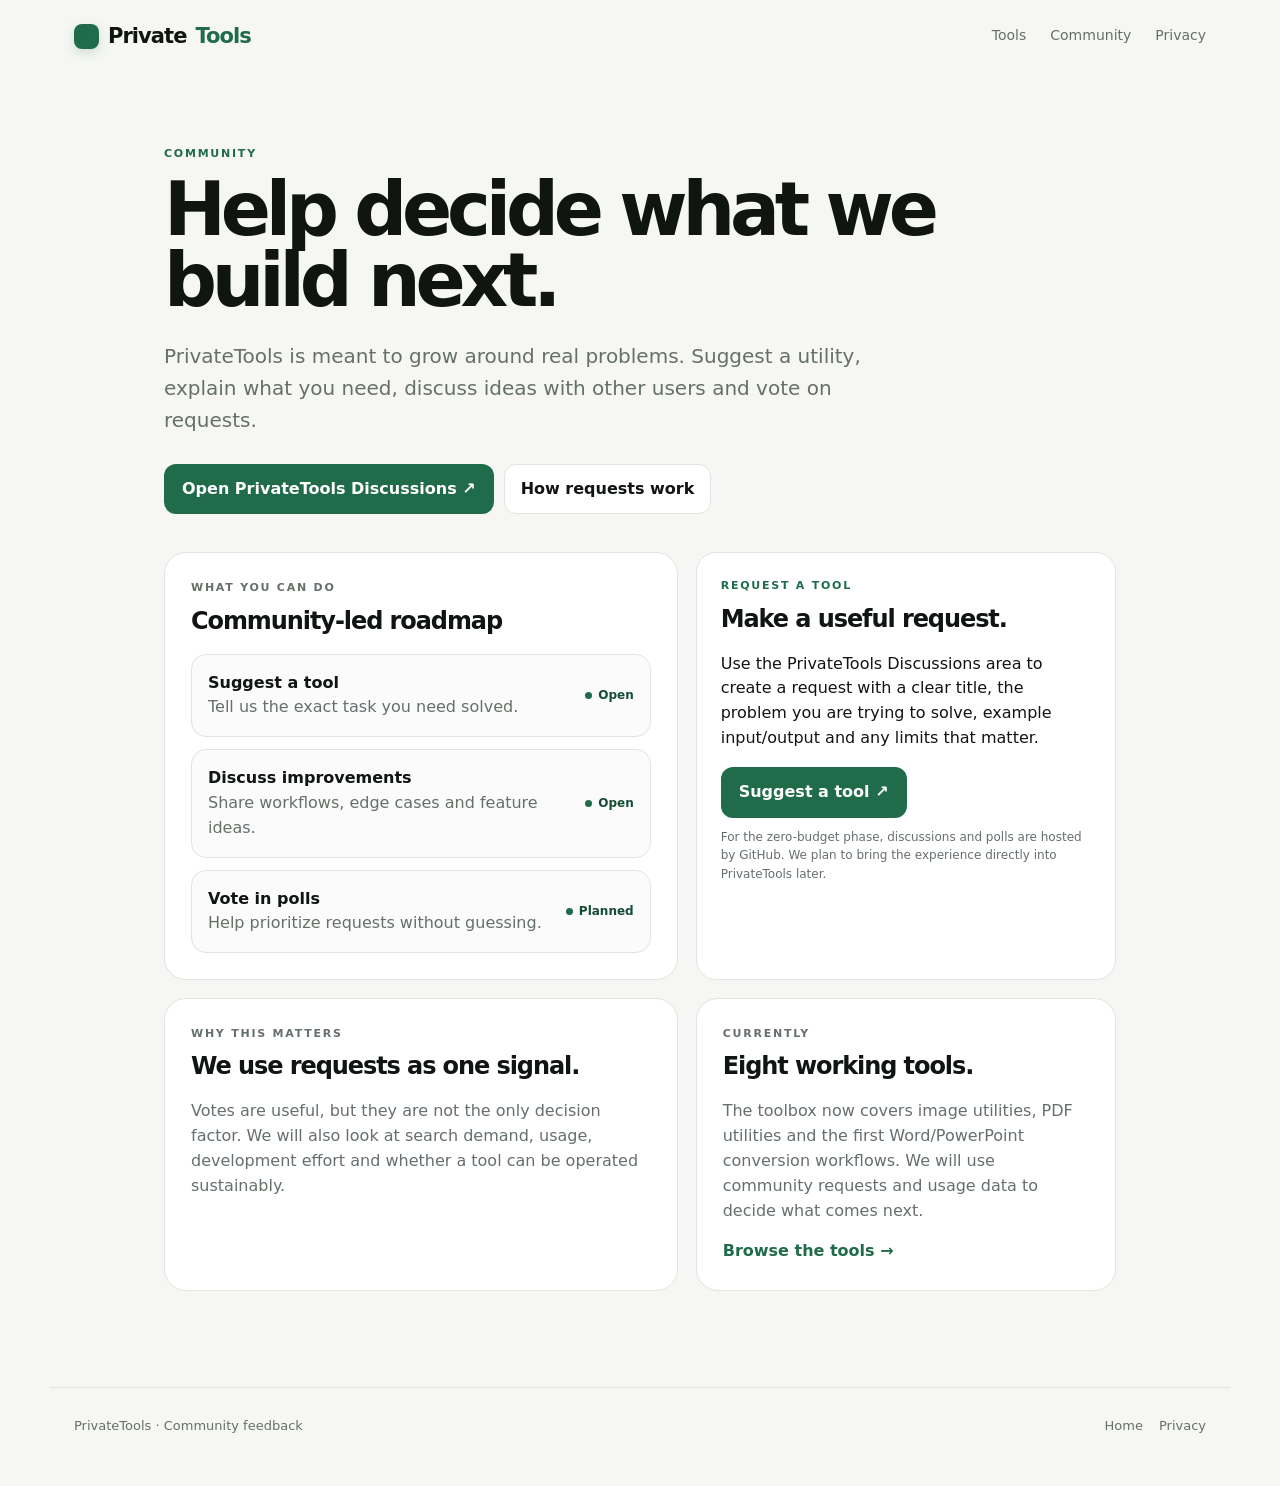
<file: community.html>
<!doctype html>
<html lang="en"><head>
<meta charset="utf-8"><meta name="viewport" content="width=device-width,initial-scale=1">
<meta name="theme-color" content="#1f6b4a"><meta name="description" content="PrivateTools community — suggest tools, discuss improvements and help shape the product roadmap.">
<link rel="icon" href="favicon.svg" type="image/svg+xml"><link rel="manifest" href="site.webmanifest">
<link rel="canonical" href="https://samcyber18-pixel.github.io/privatetools/community.html"><title>Community & Tool Requests — PrivateTools</title><link rel="stylesheet" href="styles.css">
</head><body>
<header class="site-header"><a class="brand" href="index.html" aria-label="PrivateTools home"><span class="brand-mark">P</span>Private<span>Tools</span></a><nav><a href="index.html#tools">Tools</a><a href="community.html">Community</a><a href="privacy.html">Privacy</a></nav></header>
<main>
<section class="community-hero"><p class="eyebrow">COMMUNITY</p><h1>Help decide what we build next.</h1><p class="lead">PrivateTools is meant to grow around real problems. Suggest a utility, explain what you need, discuss ideas with other users and vote on requests.</p><div class="community-actions"><a class="primary-button" href="https://github.com/samcyber18-pixel/privatetools/discussions" target="_blank" rel="noopener noreferrer">Open PrivateTools Discussions ↗</a><a class="secondary-button" href="#request">How requests work</a></div></section>
<section class="community-grid">
<div class="community-panel"><p class="eyebrow">WHAT YOU CAN DO</p><h2>Community-led roadmap</h2><div class="community-list"><div class="community-item"><div><strong>Suggest a tool</strong><div class="muted">Tell us the exact task you need solved.</div></div><span class="status"><span class="dot"></span>Open</span></div><div class="community-item"><div><strong>Discuss improvements</strong><div class="muted">Share workflows, edge cases and feature ideas.</div></div><span class="status"><span class="dot"></span>Open</span></div><div class="community-item"><div><strong>Vote in polls</strong><div class="muted">Help prioritize requests without guessing.</div></div><span class="status"><span class="dot"></span>Planned</span></div></div></div>
<div id="request" class="request-panel"><p class="eyebrow">REQUEST A TOOL</p><h2>Make a useful request.</h2><p>Use the PrivateTools Discussions area to create a request with a clear title, the problem you are trying to solve, example input/output and any limits that matter.</p><a class="primary-button" href="https://github.com/samcyber18-pixel/privatetools/discussions/categories/ideas" target="_blank" rel="noopener noreferrer">Suggest a tool ↗</a><p class="small-note">For the zero-budget phase, discussions and polls are hosted by GitHub. We plan to bring the experience directly into PrivateTools later.</p></div>
<div class="community-panel"><p class="eyebrow">WHY THIS MATTERS</p><h2>We use requests as one signal.</h2><p>Votes are useful, but they are not the only decision factor. We will also look at search demand, usage, development effort and whether a tool can be operated sustainably.</p></div>
<div class="community-panel"><p class="eyebrow">CURRENTLY</p><h2>Eight working tools.</h2><p>The toolbox now covers image utilities, PDF utilities and the first Word/PowerPoint conversion workflows. We will use community requests and usage data to decide what comes next.</p><a class="inline-link" href="index.html#tools">Browse the tools →</a></div>
</section>
</main>
<footer><span>PrivateTools · Community feedback</span><span class="footer-links"><a href="index.html">Home</a><a href="privacy.html">Privacy</a></span></footer>
</body></html>
</file>
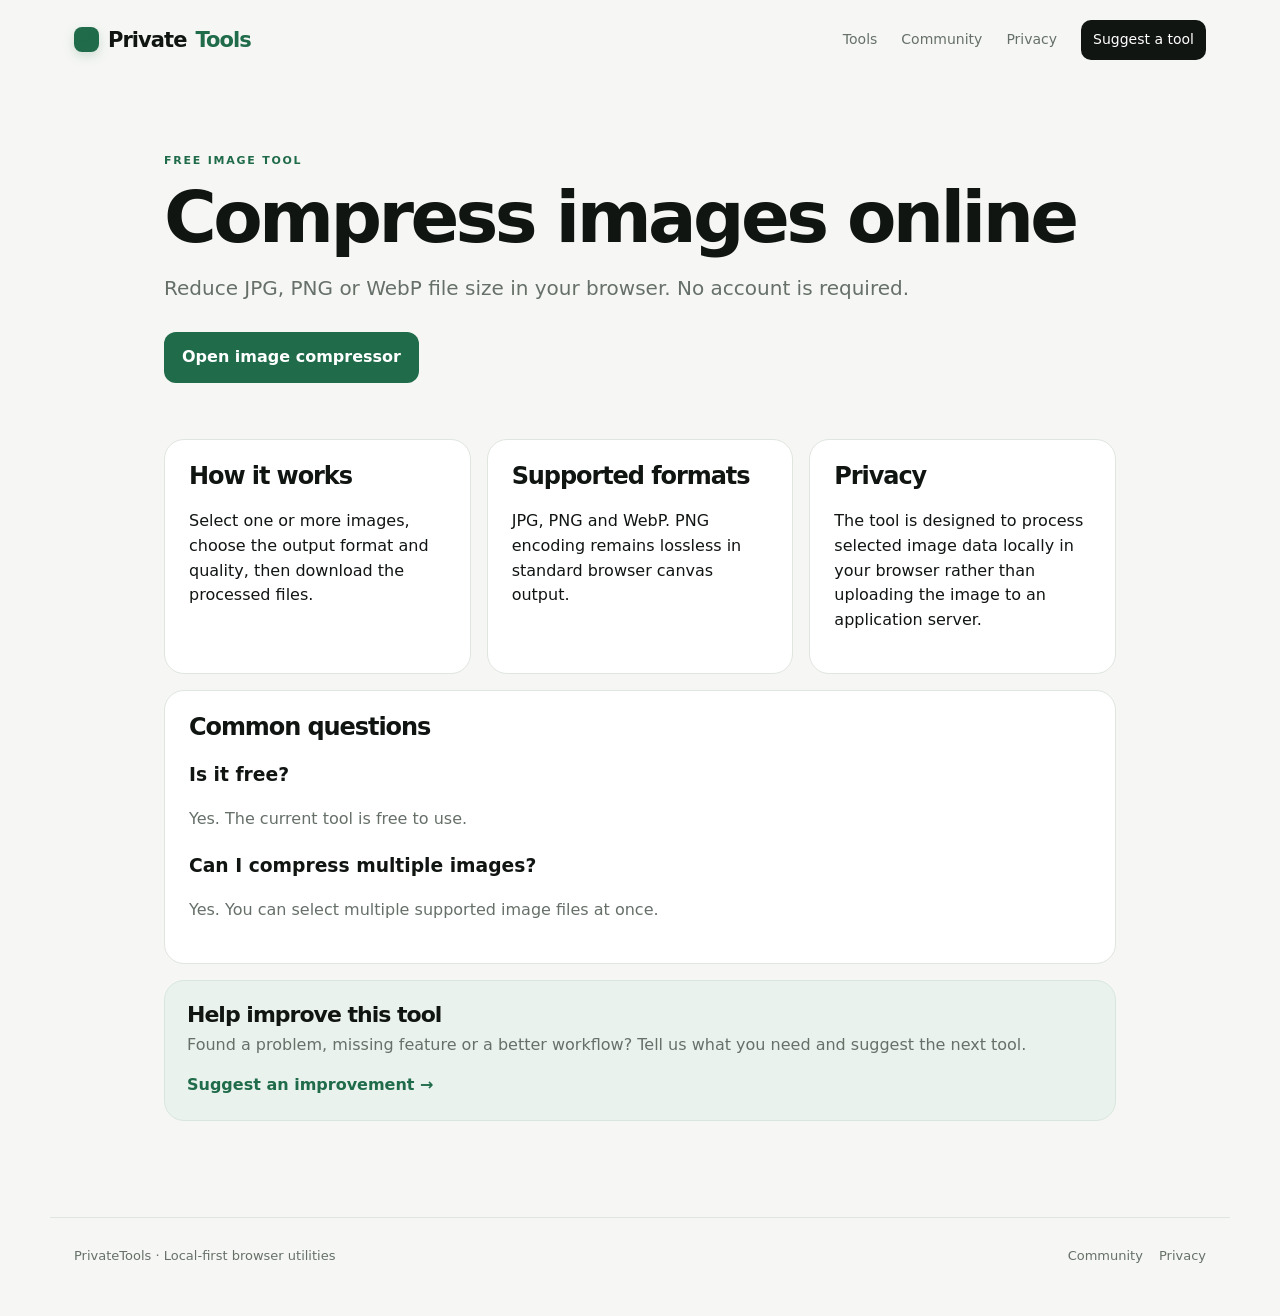
<file: image-compressor.html>
<!doctype html><html lang="en"><head>
<meta charset="utf-8"><meta name="viewport" content="width=device-width,initial-scale=1">
<title>Free Image Compressor — PrivateTools</title>
<meta name="description" content="Compress JPG, PNG and WebP images in your browser. Free, fast, and designed for local-first processing.">
<link rel="canonical" href="https://samcyber18-pixel.github.io/privatetools/image-compressor.html">
<link rel="icon" href="favicon.svg" type="image/svg+xml"><link rel="manifest" href="site.webmanifest"><link rel="stylesheet" href="styles.css">
</head><body><header class="site-header"><a class="brand" href="index.html" aria-label="PrivateTools home"><span class="brand-mark">P</span>Private<span>Tools</span></a><nav><a href="index.html#tools">Tools</a><a href="community.html">Community</a><a href="privacy.html">Privacy</a><a class="nav-cta" href="community.html#request">Suggest a tool</a></nav></header>
<main class="tool-page"><p class="eyebrow">FREE IMAGE TOOL</p><h1>Compress images online</h1><p class="lead">Reduce JPG, PNG or WebP file size in your browser. No account is required.</p><a class="primary-button" href="index.html#tool=image-compress">Open image compressor</a>
<section class="info-grid"><div><h2>How it works</h2><p>Select one or more images, choose the output format and quality, then download the processed files.</p></div><div><h2>Supported formats</h2><p>JPG, PNG and WebP. PNG encoding remains lossless in standard browser canvas output.</p></div><div><h2>Privacy</h2><p>The tool is designed to process selected image data locally in your browser rather than uploading the image to an application server.</p></div></section>
<section class="faq"><h2>Common questions</h2><h3>Is it free?</h3><p>Yes. The current tool is free to use.</p><h3>Can I compress multiple images?</h3><p>Yes. You can select multiple supported image files at once.</p></section><section class="tool-feedback"><h2>Help improve this tool</h2><p>Found a problem, missing feature or a better workflow? Tell us what you need and suggest the next tool.</p><a class="inline-link" href="community.html#request">Suggest an improvement →</a></section></main><footer><span>PrivateTools · Local-first browser utilities</span><span class="footer-links"><a href="community.html">Community</a><a href="privacy.html">Privacy</a></span></footer></body></html>
</file>
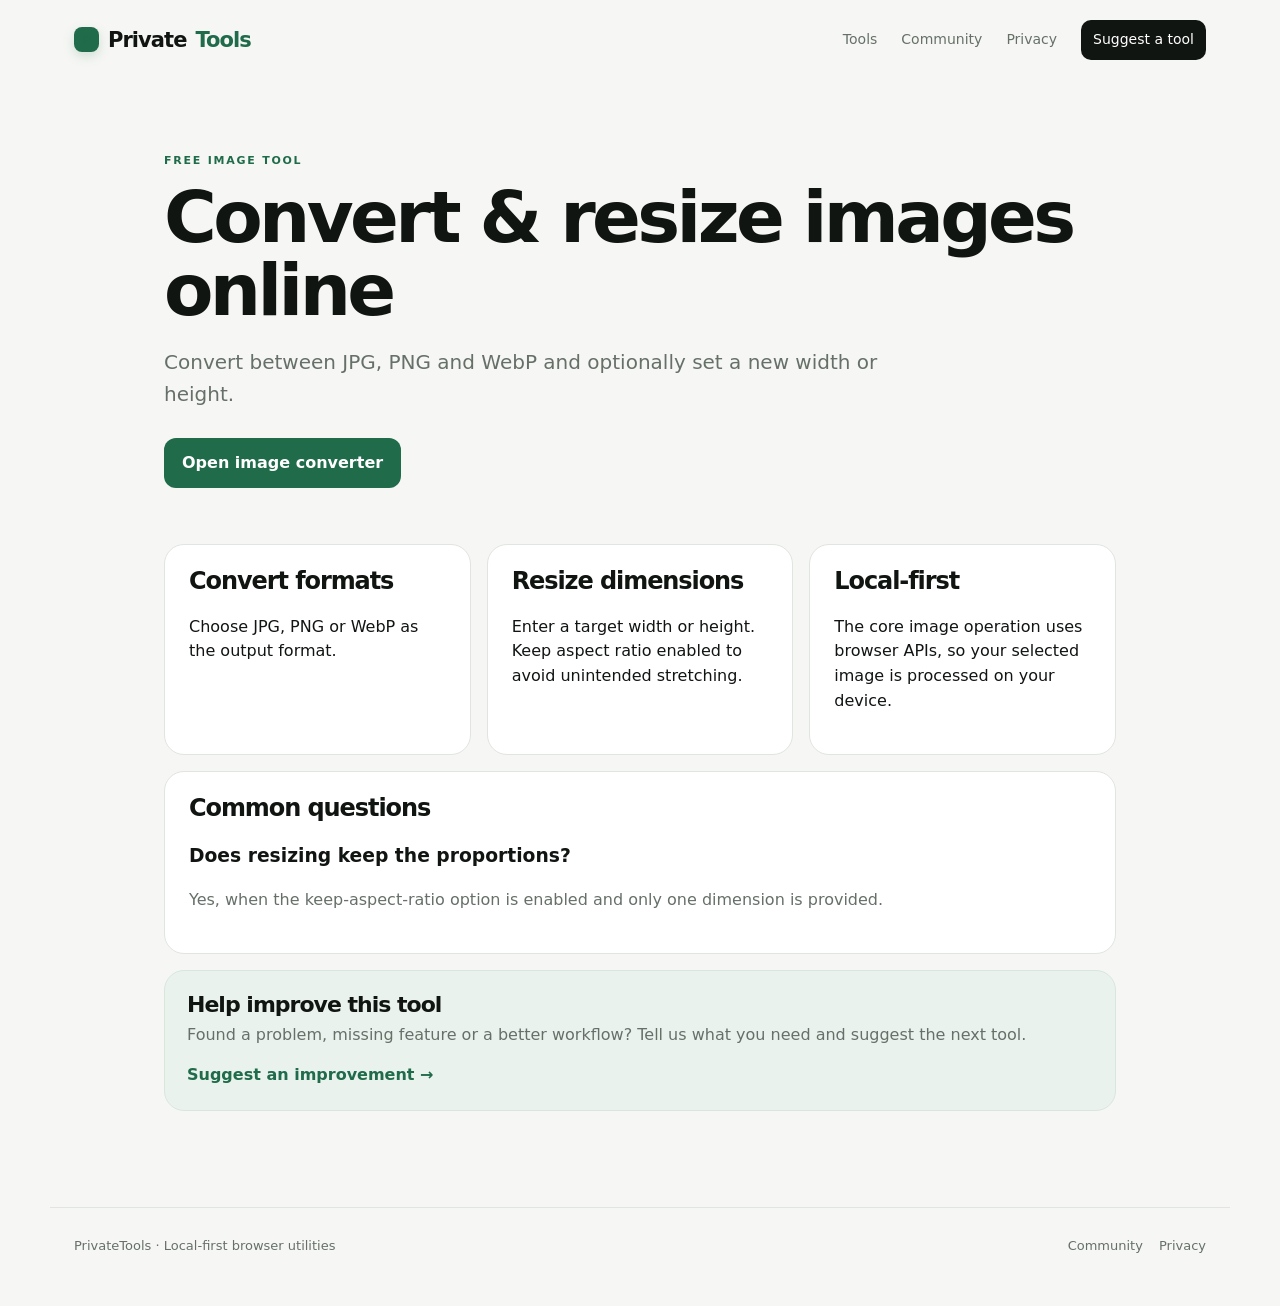
<file: image-converter.html>
<!doctype html><html lang="en"><head>
<meta charset="utf-8"><meta name="viewport" content="width=device-width,initial-scale=1">
<title>Free Image Converter & Resizer — PrivateTools</title>
<meta name="description" content="Convert JPG, PNG and WebP images and resize them in your browser for free.">
<link rel="canonical" href="https://samcyber18-pixel.github.io/privatetools/image-converter.html"><link rel="icon" href="favicon.svg" type="image/svg+xml"><link rel="manifest" href="site.webmanifest"><link rel="stylesheet" href="styles.css"></head>
<body><header class="site-header"><a class="brand" href="index.html" aria-label="PrivateTools home"><span class="brand-mark">P</span>Private<span>Tools</span></a><nav><a href="index.html#tools">Tools</a><a href="community.html">Community</a><a href="privacy.html">Privacy</a><a class="nav-cta" href="community.html#request">Suggest a tool</a></nav></header>
<main class="tool-page"><p class="eyebrow">FREE IMAGE TOOL</p><h1>Convert & resize images online</h1><p class="lead">Convert between JPG, PNG and WebP and optionally set a new width or height.</p><a class="primary-button" href="index.html#tool=image-convert">Open image converter</a>
<section class="info-grid"><div><h2>Convert formats</h2><p>Choose JPG, PNG or WebP as the output format.</p></div><div><h2>Resize dimensions</h2><p>Enter a target width or height. Keep aspect ratio enabled to avoid unintended stretching.</p></div><div><h2>Local-first</h2><p>The core image operation uses browser APIs, so your selected image is processed on your device.</p></div></section>
<section class="faq"><h2>Common questions</h2><h3>Does resizing keep the proportions?</h3><p>Yes, when the keep-aspect-ratio option is enabled and only one dimension is provided.</p></section><section class="tool-feedback"><h2>Help improve this tool</h2><p>Found a problem, missing feature or a better workflow? Tell us what you need and suggest the next tool.</p><a class="inline-link" href="community.html#request">Suggest an improvement →</a></section></main><footer><span>PrivateTools · Local-first browser utilities</span><span class="footer-links"><a href="community.html">Community</a><a href="privacy.html">Privacy</a></span></footer></body></html>
</file>
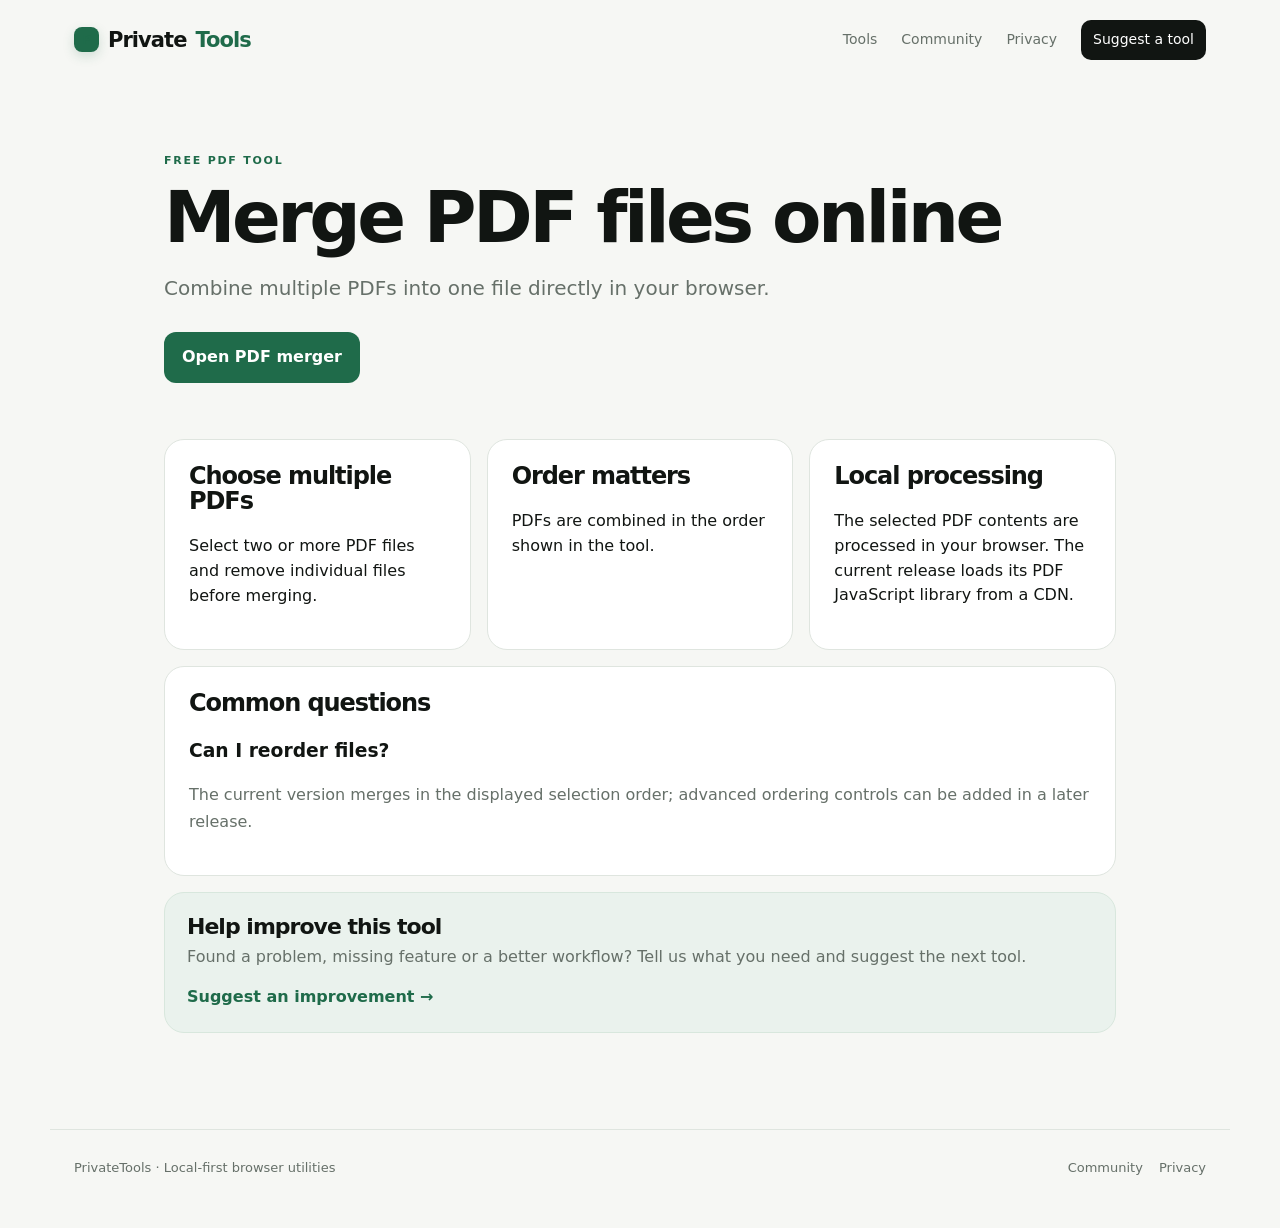
<file: pdf-merger.html>
<!doctype html><html lang="en"><head>
<meta charset="utf-8"><meta name="viewport" content="width=device-width,initial-scale=1">
<title>Free PDF Merger — Merge PDFs Online Privately</title>
<meta name="description" content="Merge multiple PDF files into one PDF in your browser. Free and designed for local-first file processing.">
<link rel="canonical" href="https://samcyber18-pixel.github.io/privatetools/pdf-merger.html"><link rel="icon" href="favicon.svg" type="image/svg+xml"><link rel="manifest" href="site.webmanifest"><link rel="stylesheet" href="styles.css"></head>
<body><header class="site-header"><a class="brand" href="index.html" aria-label="PrivateTools home"><span class="brand-mark">P</span>Private<span>Tools</span></a><nav><a href="index.html#tools">Tools</a><a href="community.html">Community</a><a href="privacy.html">Privacy</a><a class="nav-cta" href="community.html#request">Suggest a tool</a></nav></header>
<main class="tool-page"><p class="eyebrow">FREE PDF TOOL</p><h1>Merge PDF files online</h1><p class="lead">Combine multiple PDFs into one file directly in your browser.</p><a class="primary-button" href="index.html#tool=pdf-merge">Open PDF merger</a>
<section class="info-grid"><div><h2>Choose multiple PDFs</h2><p>Select two or more PDF files and remove individual files before merging.</p></div><div><h2>Order matters</h2><p>PDFs are combined in the order shown in the tool.</p></div><div><h2>Local processing</h2><p>The selected PDF contents are processed in your browser. The current release loads its PDF JavaScript library from a CDN.</p></div></section>
<section class="faq"><h2>Common questions</h2><h3>Can I reorder files?</h3><p>The current version merges in the displayed selection order; advanced ordering controls can be added in a later release.</p></section><section class="tool-feedback"><h2>Help improve this tool</h2><p>Found a problem, missing feature or a better workflow? Tell us what you need and suggest the next tool.</p><a class="inline-link" href="community.html#request">Suggest an improvement →</a></section></main><footer><span>PrivateTools · Local-first browser utilities</span><span class="footer-links"><a href="community.html">Community</a><a href="privacy.html">Privacy</a></span></footer></body></html>
</file>
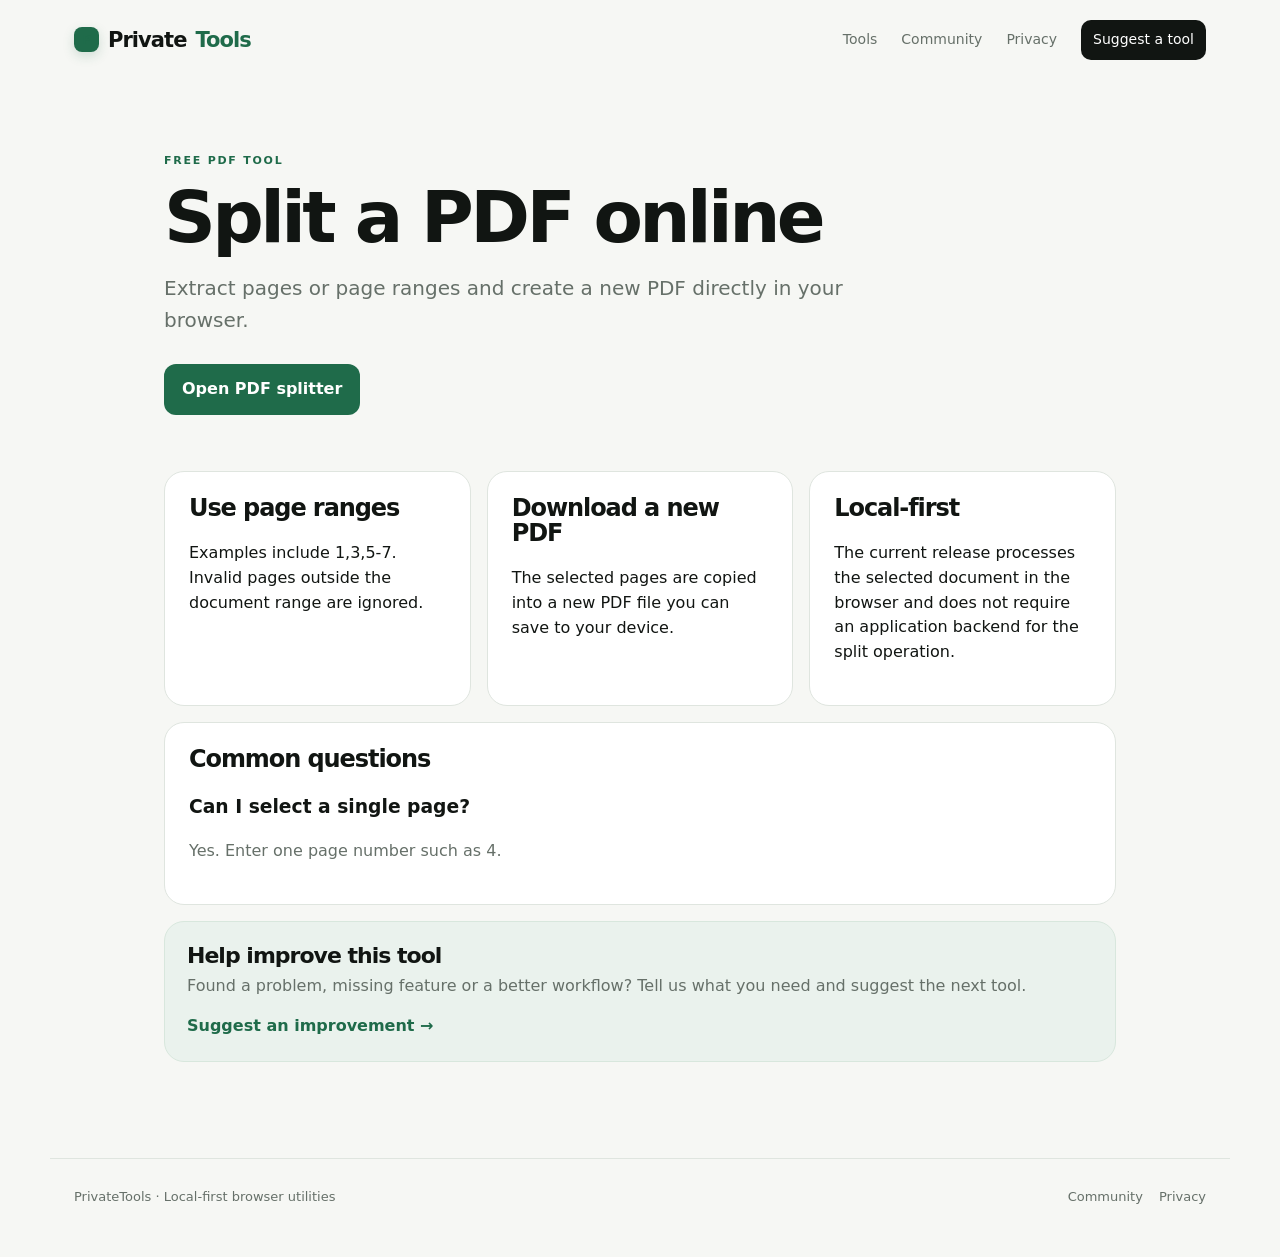
<file: pdf-splitter.html>
<!doctype html><html lang="en"><head>
<meta charset="utf-8"><meta name="viewport" content="width=device-width,initial-scale=1">
<title>Free PDF Splitter — Extract PDF Pages Online</title>
<meta name="description" content="Extract selected pages from a PDF and create a new PDF in your browser. Free and local-first.">
<link rel="canonical" href="https://samcyber18-pixel.github.io/privatetools/pdf-splitter.html"><link rel="icon" href="favicon.svg" type="image/svg+xml"><link rel="manifest" href="site.webmanifest"><link rel="stylesheet" href="styles.css"></head>
<body><header class="site-header"><a class="brand" href="index.html" aria-label="PrivateTools home"><span class="brand-mark">P</span>Private<span>Tools</span></a><nav><a href="index.html#tools">Tools</a><a href="community.html">Community</a><a href="privacy.html">Privacy</a><a class="nav-cta" href="community.html#request">Suggest a tool</a></nav></header>
<main class="tool-page"><p class="eyebrow">FREE PDF TOOL</p><h1>Split a PDF online</h1><p class="lead">Extract pages or page ranges and create a new PDF directly in your browser.</p><a class="primary-button" href="index.html#tool=pdf-split">Open PDF splitter</a>
<section class="info-grid"><div><h2>Use page ranges</h2><p>Examples include 1,3,5-7. Invalid pages outside the document range are ignored.</p></div><div><h2>Download a new PDF</h2><p>The selected pages are copied into a new PDF file you can save to your device.</p></div><div><h2>Local-first</h2><p>The current release processes the selected document in the browser and does not require an application backend for the split operation.</p></div></section>
<section class="faq"><h2>Common questions</h2><h3>Can I select a single page?</h3><p>Yes. Enter one page number such as 4.</p></section><section class="tool-feedback"><h2>Help improve this tool</h2><p>Found a problem, missing feature or a better workflow? Tell us what you need and suggest the next tool.</p><a class="inline-link" href="community.html#request">Suggest an improvement →</a></section></main><footer><span>PrivateTools · Local-first browser utilities</span><span class="footer-links"><a href="community.html">Community</a><a href="privacy.html">Privacy</a></span></footer></body></html>
</file>
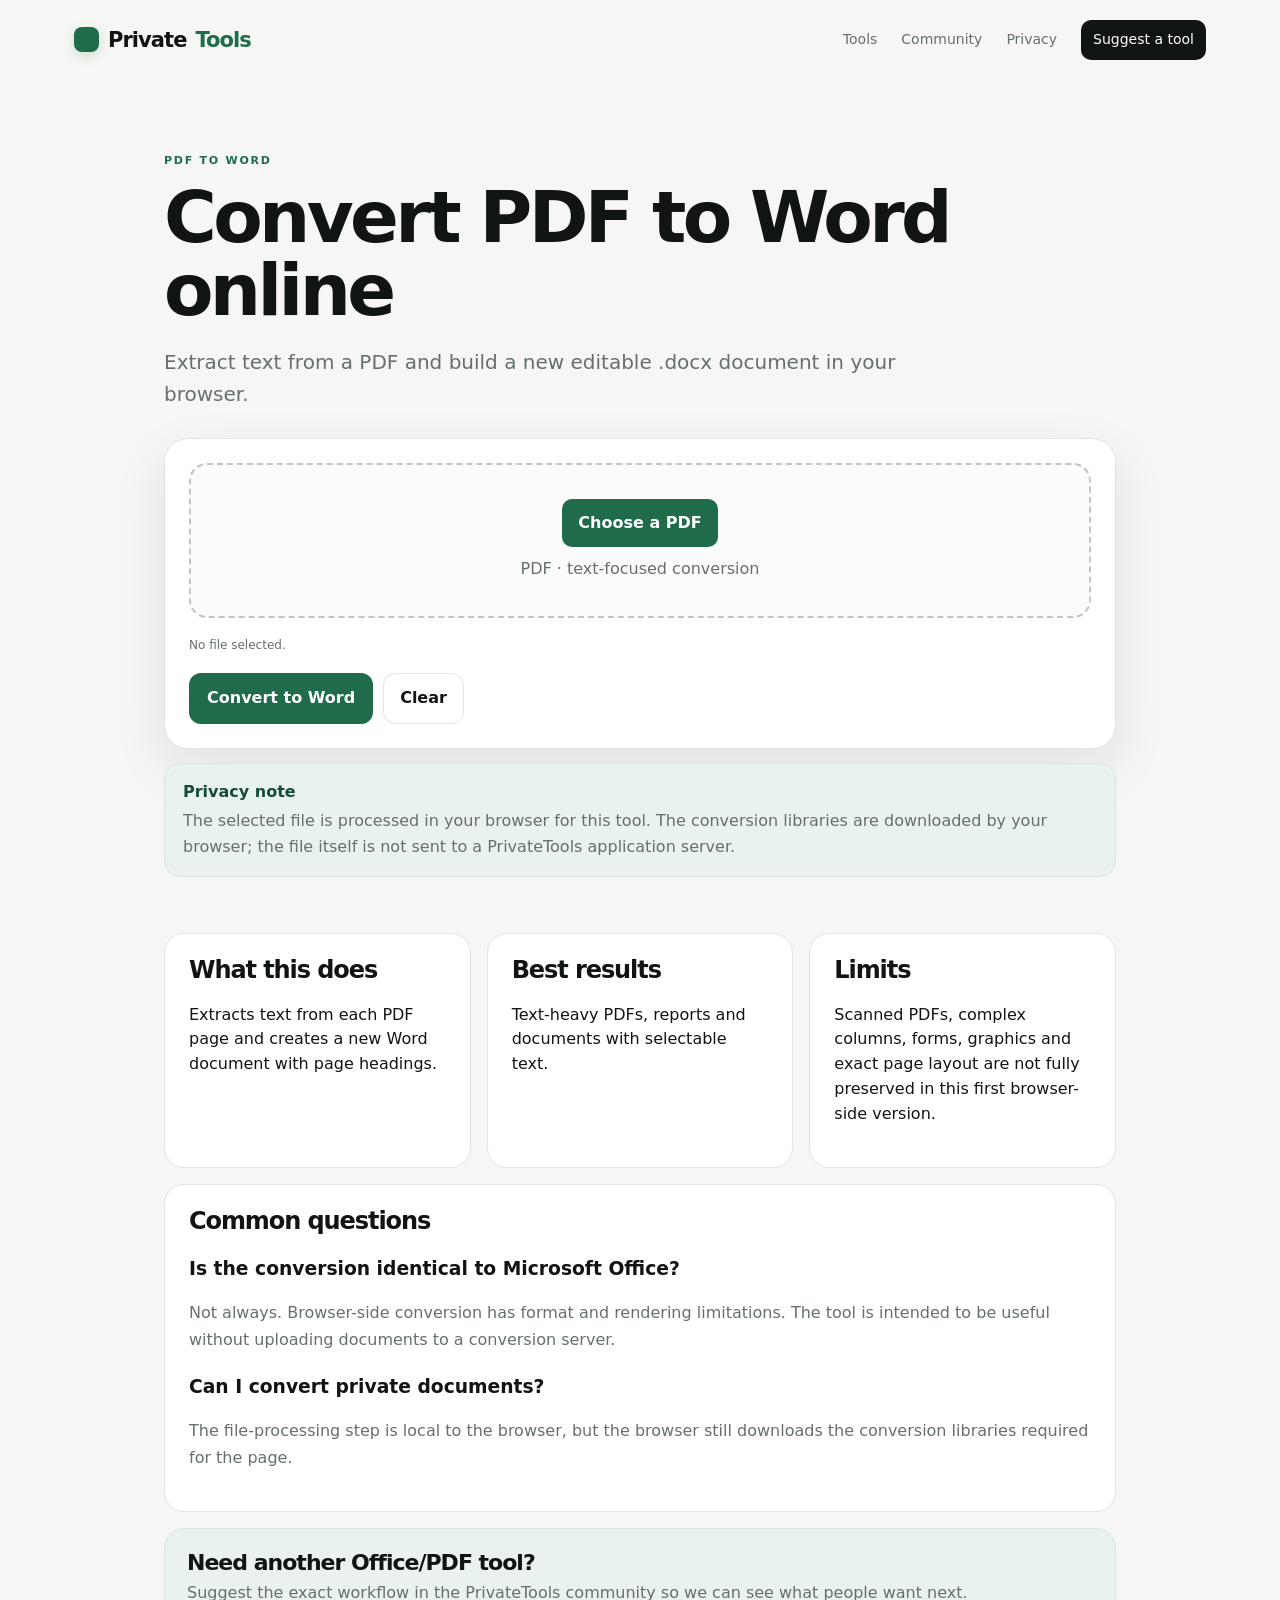
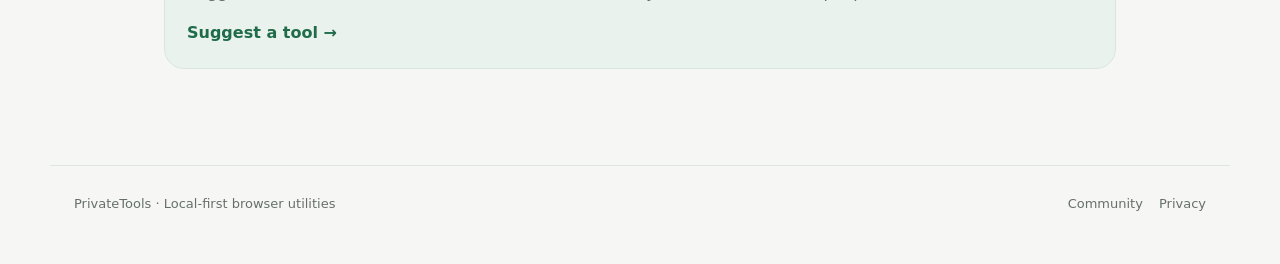
<file: pdf-to-docx.html>
<!doctype html><html lang="en"><head>
<meta charset="utf-8"><meta name="viewport" content="width=device-width,initial-scale=1">
<title>PDF to Word Converter — PrivateTools</title><meta name="description" content="Convert PDF files to editable Word DOCX documents in your browser with text extraction."><link rel="canonical" href="https://samcyber18-pixel.github.io/privatetools/pdf-to-docx.html">
<link rel="icon" href="favicon.svg" type="image/svg+xml"><link rel="manifest" href="site.webmanifest"><link rel="stylesheet" href="styles.css">
</head><body data-office-tool="pdf-to-docx"><header class="site-header"><a class="brand" href="index.html" aria-label="PrivateTools home"><span class="brand-mark">P</span>Private<span>Tools</span></a><nav><a href="index.html#tools">Tools</a><a href="community.html">Community</a><a href="privacy.html">Privacy</a><a class="nav-cta" href="community.html#request">Suggest a tool</a></nav></header>
<main class="tool-page"><p class="eyebrow">PDF TO WORD</p><h1>Convert PDF to Word online</h1><p class="lead">Extract text from a PDF and build a new editable .docx document in your browser.</p>
<div class="office-tool-card"><div class="drop-zone" id="office-drop"><label class="file-label" for="office-file" id="office-label">Choose a file</label><input id="office-file" type="file" accept=".pdf,application/pdf"><p class="muted" id="office-hint">Drop a file here</p></div><div id="office-info" class="muted small-note">No file selected.</div>
<div class="action-row"><button id="office-run" class="primary-button">Convert and download</button><button id="office-clear" class="secondary-button">Clear</button></div>
<div id="office-progress" class="progress-wrap hidden"><div class="progress"><div></div></div><p class="small-note" id="office-progress-text"></p></div><div id="office-result" aria-live="polite"></div></div>
<div class="office-note"><strong>Privacy note</strong><p>The selected file is processed in your browser for this tool. The conversion libraries are downloaded by your browser; the file itself is not sent to a PrivateTools application server.</p></div>
<div class="info-grid"><div><h2>What this does</h2><p>Extracts text from each PDF page and creates a new Word document with page headings.</p></div><div><h2>Best results</h2><p>Text-heavy PDFs, reports and documents with selectable text.</p></div><div><h2>Limits</h2><p>Scanned PDFs, complex columns, forms, graphics and exact page layout are not fully preserved in this first browser-side version.</p></div></div>
<section class="faq"><h2>Common questions</h2><h3>Is the conversion identical to Microsoft Office?</h3><p>Not always. Browser-side conversion has format and rendering limitations. The tool is intended to be useful without uploading documents to a conversion server.</p><h3>Can I convert private documents?</h3><p>The file-processing step is local to the browser, but the browser still downloads the conversion libraries required for the page.</p></section>
<section class="tool-feedback"><h2>Need another Office/PDF tool?</h2><p>Suggest the exact workflow in the PrivateTools community so we can see what people want next.</p><a class="inline-link" href="community.html#request">Suggest a tool →</a></section>
</main><footer><span>PrivateTools · Local-first browser utilities</span><span class="footer-links"><a href="community.html">Community</a><a href="privacy.html">Privacy</a></span></footer>
<script type="module" src="office-tools.js"></script></body></html>
</file>
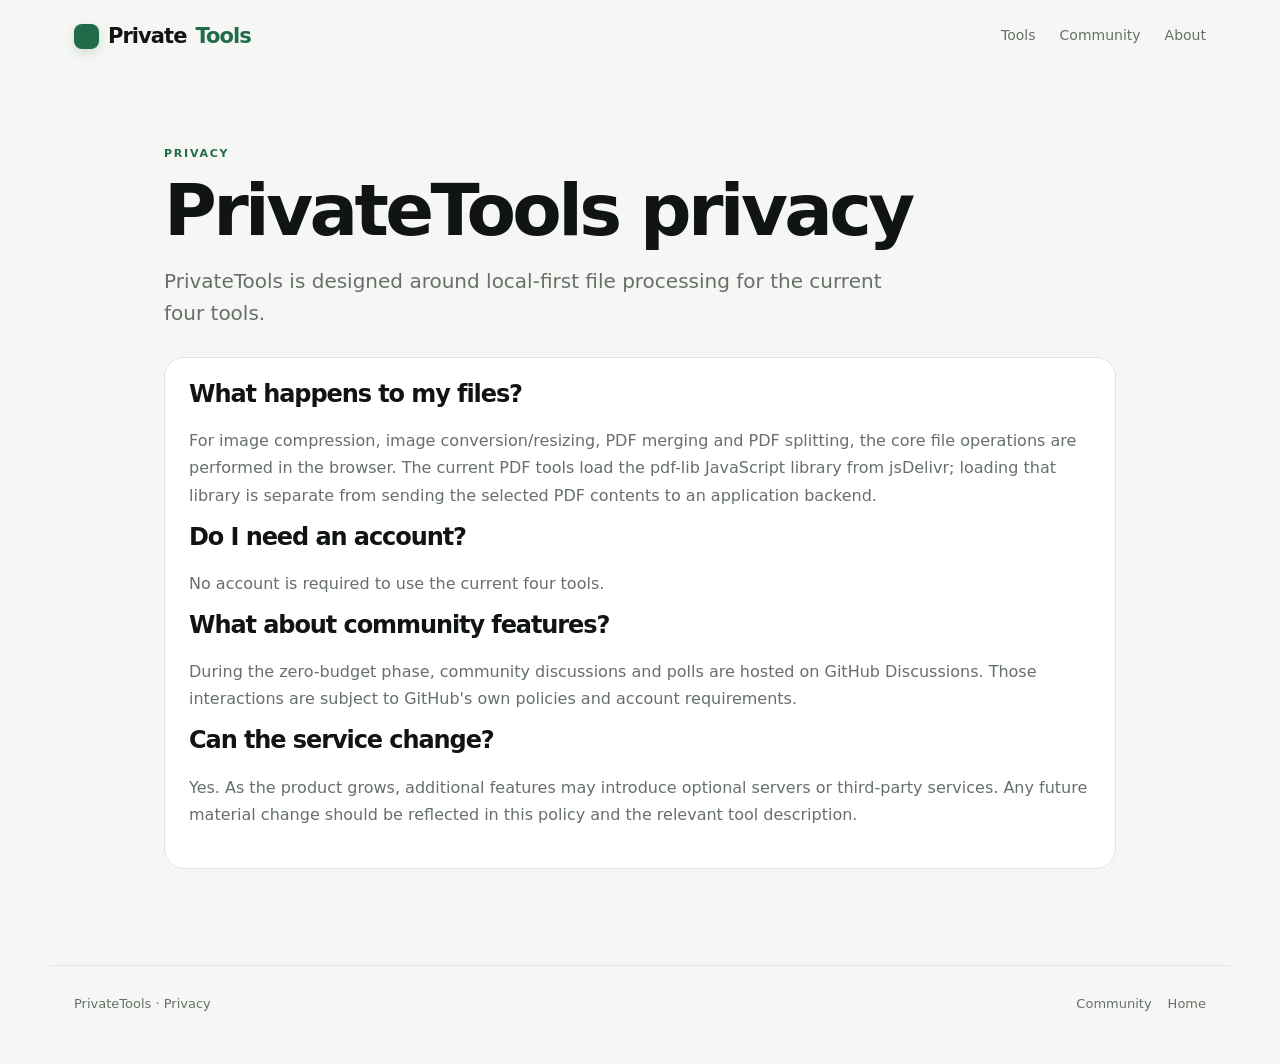
<file: privacy.html>
<!doctype html><html lang="en"><head><meta charset="utf-8"><meta name="viewport" content="width=device-width,initial-scale=1"><meta name="theme-color" content="#1f6b4a"><link rel="icon" href="favicon.svg" type="image/svg+xml"><link rel="manifest" href="site.webmanifest"><title>Privacy — PrivateTools</title><meta name="description" content="PrivateTools privacy information for its browser-based image and PDF utilities."><link rel="canonical" href="https://samcyber18-pixel.github.io/privatetools/privacy.html"><link rel="stylesheet" href="styles.css"></head><body><header class="site-header"><a class="brand" href="index.html"><span class="brand-mark">P</span>Private<span>Tools</span></a><nav><a href="index.html#tools">Tools</a><a href="community.html">Community</a><a href="index.html#about">About</a></nav></header><main class="tool-page"><p class="eyebrow">PRIVACY</p><h1>PrivateTools privacy</h1><p class="lead">PrivateTools is designed around local-first file processing for the current four tools.</p><section class="faq"><h2>What happens to my files?</h2><p>For image compression, image conversion/resizing, PDF merging and PDF splitting, the core file operations are performed in the browser. The current PDF tools load the pdf-lib JavaScript library from jsDelivr; loading that library is separate from sending the selected PDF contents to an application backend.</p><h2>Do I need an account?</h2><p>No account is required to use the current four tools.</p><h2>What about community features?</h2><p>During the zero-budget phase, community discussions and polls are hosted on GitHub Discussions. Those interactions are subject to GitHub's own policies and account requirements.</p><h2>Can the service change?</h2><p>Yes. As the product grows, additional features may introduce optional servers or third-party services. Any future material change should be reflected in this policy and the relevant tool description.</p></section></main><footer><span>PrivateTools · Privacy</span><span class="footer-links"><a href="community.html">Community</a><a href="index.html">Home</a></span></footer></body></html>
</file>
<file: styles.css>
:root{
  --bg:#f6f7f4;--panel:#fff;--ink:#111512;--muted:#667069;--line:#dfe5df;
  --accent:#1f6b4a;--accent-dark:#164c35;--soft:#eaf2ed;--soft-2:#f0f4f1;
  --danger-bg:#fff0ef;--danger:#9a3e35;--shadow:0 20px 55px rgba(17,21,18,.09);
  font-family:Inter,ui-sans-serif,system-ui,-apple-system,BlinkMacSystemFont,"Segoe UI",sans-serif;
}
*{box-sizing:border-box}html{scroll-behavior:smooth}body{margin:0;color:var(--ink);background:var(--bg);line-height:1.55}a{color:inherit;text-decoration:none}button,input,select,textarea{font:inherit}button{-webkit-tap-highlight-color:transparent}
.site-header{position:relative;z-index:10;max-width:1180px;margin:0 auto;padding:20px 24px;display:flex;justify-content:space-between;align-items:center}.brand{display:inline-flex;align-items:center;gap:9px;font-size:21px;font-weight:900;letter-spacing:-.045em}.brand-mark{width:25px;height:25px;border-radius:8px;background:var(--accent);display:grid;place-items:center;color:#fff;font-size:12px;font-weight:900;box-shadow:0 4px 12px rgba(31,107,74,.18)}.brand span{color:var(--accent)}.site-header nav{display:flex;gap:24px;align-items:center;color:var(--muted);font-size:14px}.site-header nav a:hover{color:var(--ink)}.nav-cta{padding:9px 12px;border-radius:10px;background:var(--ink);color:#fff!important}.nav-cta:hover{background:#000}
.hero{max-width:1180px;margin:0 auto;padding:72px 24px 82px;display:grid;grid-template-columns:1.15fr .85fr;gap:65px;align-items:center}.eyebrow{margin:0 0 12px;font-size:11px;letter-spacing:.16em;font-weight:850;color:var(--accent)}h1{font-size:clamp(48px,7vw,82px);line-height:.96;letter-spacing:-.07em;margin:0 0 24px}h1 span{color:var(--accent)}h2{letter-spacing:-.045em;line-height:1.05}.hero-text{max-width:700px;font-size:19px;color:var(--muted);margin:0 0 28px}.button-row{display:flex;gap:10px;flex-wrap:wrap}.primary-button,.tool-button,.secondary-button,.community-button{border:0;cursor:pointer;border-radius:12px;font-weight:780;transition:transform .15s,background .15s,opacity .15s}.primary-button{display:inline-flex;align-items:center;justify-content:center;gap:8px;background:var(--accent);color:#fff;padding:13px 18px}.secondary-button{display:inline-flex;align-items:center;justify-content:center;padding:12px 16px;background:#fff;border:1px solid var(--line);color:var(--ink)}.primary-button:hover,.secondary-button:hover,.tool-button:hover,.community-button:hover{transform:translateY(-1px)}.primary-button:disabled,.tool-button:disabled,.secondary-button:disabled{opacity:.55;cursor:not-allowed;transform:none}
.privacy-card{background:linear-gradient(180deg,#fff,#f7faf7);border:1px solid var(--line);box-shadow:var(--shadow);border-radius:26px;padding:30px;position:relative;overflow:hidden}.privacy-card:after{content:"";position:absolute;width:180px;height:180px;border-radius:50%;right:-70px;top:-65px;background:var(--soft)}.privacy-icon{position:relative;z-index:1;width:44px;height:44px;border-radius:13px;display:grid;place-items:center;background:var(--soft);color:var(--accent);font-weight:900;font-size:20px;margin-bottom:18px}.privacy-card strong{font-size:23px;letter-spacing:-.025em}.privacy-card p{color:var(--muted);margin:8px 0 18px}.privacy-pills{display:flex;flex-wrap:wrap;gap:7px}.privacy-pills span{background:#f1f3f0;border:1px solid var(--line);border-radius:999px;padding:5px 9px;color:#505852;font-size:12px}
.section{max-width:1180px;margin:0 auto;padding:72px 24px}.section-heading{display:flex;justify-content:space-between;gap:30px;align-items:end;margin-bottom:28px}.section-heading h2,.privacy-section h2,.about-section h2,.community-section h2{font-size:clamp(34px,4vw,52px);margin:0}.section-heading>p{color:var(--muted);max-width:410px;margin:0 0 4px}.tool-grid{display:grid;grid-template-columns:repeat(4,1fr);gap:16px}.tool-card{background:var(--panel);border:1px solid var(--line);border-radius:20px;padding:24px;min-height:285px;display:flex;flex-direction:column;box-shadow:0 8px 25px rgba(17,21,18,.03)}.tool-card:hover{border-color:#c8d2ca;box-shadow:0 16px 35px rgba(17,21,18,.07);transform:translateY(-2px)}.tool-card{transition:.18s}.tool-number{color:var(--accent);font-size:11px;font-weight:900;margin-bottom:34px}.tool-card h3{margin:0 0 10px;font-size:20px;letter-spacing:-.02em}.tool-card p{color:var(--muted);margin:0 0 20px;flex:1}.tool-button{background:#edf3ef;color:var(--accent-dark);padding:11px 14px;text-align:left;display:flex;justify-content:space-between;align-items:center}
.community-section{border-top:1px solid var(--line)}.community-card{background:linear-gradient(135deg,#153f2d,#1f6b4a);color:#fff;border-radius:26px;padding:34px;display:grid;grid-template-columns:1fr auto;gap:30px;align-items:center;box-shadow:var(--shadow)}.community-card .eyebrow{color:#bfe2cf}.community-card h2{margin:0 0 10px}.community-card p{margin:0;color:#d9e8df;max-width:680px}.community-button{display:inline-flex;align-items:center;justify-content:center;padding:12px 16px;background:#fff;color:var(--accent-dark);white-space:nowrap}
.how-it-works{border-top:1px solid var(--line)}.steps{display:grid;grid-template-columns:repeat(3,1fr);gap:18px}.steps>div{border:1px solid var(--line);background:rgba(255,255,255,.55);border-radius:18px;padding:22px}.steps span{display:inline-grid;place-items:center;width:30px;height:30px;border-radius:50%;background:var(--accent);color:#fff;font-size:13px;font-weight:800}.steps h3{margin:20px 0 5px}.steps p,.privacy-section p,.about-section p{color:var(--muted);max-width:760px}.privacy-section,.about-section{border-top:1px solid var(--line)}
.modal{position:fixed;inset:0;z-index:20}.hidden{display:none}.modal-backdrop{position:absolute;inset:0;background:rgba(15,20,16,.48);backdrop-filter:blur(5px)}.modal-panel{position:relative;width:min(760px,calc(100% - 28px));max-height:calc(100vh - 40px);overflow:auto;margin:20px auto;background:#fff;border-radius:22px;box-shadow:0 30px 90px rgba(0,0,0,.25);padding:28px}.close-button{position:absolute;top:12px;right:15px;width:42px;height:42px;border:0;border-radius:50%;background:transparent;font-size:28px;cursor:pointer;color:var(--muted)}.close-button:hover{background:#f2f4f1}.tool-title{margin:0;font-size:32px}.tool-subtitle{color:var(--muted);margin:8px 0 24px}.drop-zone{border:2px dashed #bec7c0;background:#fafbfa;border-radius:18px;padding:34px 20px;text-align:center;margin-bottom:18px;transition:.15s}.drop-zone.dragover{border-color:var(--accent);background:var(--soft);transform:translateY(-1px)}.drop-zone input{display:none}.file-label{display:inline-flex;align-items:center;justify-content:center;padding:12px 16px;background:var(--accent);color:#fff;border-radius:10px;cursor:pointer;font-weight:750}.drop-zone .muted{margin:10px 0 0}.file-list{display:grid;gap:8px;margin:14px 0}.file-row{display:grid;grid-template-columns:auto 1fr auto auto;gap:12px;align-items:center;padding:11px 12px;background:#f5f6f4;border-radius:10px;font-size:14px}.file-row .name{overflow:hidden;text-overflow:ellipsis;white-space:nowrap}.file-row button{width:30px;height:30px;border:0;border-radius:8px;background:#fff;cursor:pointer;color:var(--muted)}.file-row button:hover{color:var(--danger);background:var(--danger-bg)}.muted{color:var(--muted)}.form-grid{display:grid;grid-template-columns:1fr 1fr;gap:14px;margin:16px 0}.field{margin-top:14px}.field label{display:flex;justify-content:space-between;gap:12px;font-size:13px;font-weight:750;margin-bottom:6px}.field input,.field select,.field textarea{width:100%;padding:11px 12px;border:1px solid var(--line);border-radius:10px;background:#fff;color:var(--ink)}.field input[type=range]{padding:0}.checkbox-field{display:flex;align-items:center;gap:10px;margin-top:14px;padding:12px 14px;border:1px solid var(--line);border-radius:10px;background:#fafbfa}.checkbox-field input{width:auto}.range-value{font-size:13px;color:var(--muted)}.action-row{display:flex;gap:10px;flex-wrap:wrap;margin-top:18px}.result{margin-top:18px;padding:14px;border-radius:12px;background:var(--soft);color:var(--accent-dark)}.result.error{background:var(--danger-bg);color:var(--danger)}.progress-wrap{margin-top:14px}.progress{height:8px;background:#edf0ed;border-radius:999px;overflow:hidden}.progress>div{width:0;height:100%;background:var(--accent);transition:width .15s}.small-note{font-size:12px;color:var(--muted);margin-top:10px}
.tool-page{max-width:1000px;margin:0 auto;padding:72px 24px 96px}.tool-page h1{font-size:clamp(42px,7vw,72px);line-height:1.02;letter-spacing:-.05em;margin:0 0 18px}.lead{font-size:20px;line-height:1.6;color:var(--muted);max-width:760px;margin:0 0 28px}.info-grid{display:grid;grid-template-columns:repeat(3,1fr);gap:16px;margin-top:56px}.info-grid>div,.faq,.request-panel{background:var(--panel);border:1px solid var(--line);border-radius:20px;padding:24px}.info-grid h2,.faq h2,.request-panel h2{margin-top:0}.faq{margin-top:16px}.faq h3{margin-bottom:6px}.faq p{color:var(--muted);line-height:1.7}.tool-feedback{margin-top:16px;background:var(--soft);border:1px solid #d8e7dd;border-radius:20px;padding:22px}.tool-feedback h2{margin:0 0 7px;font-size:22px}.tool-feedback p{margin:0 0 15px;color:var(--muted)}.inline-link{color:var(--accent);font-weight:800}
.community-hero{max-width:1000px;margin:0 auto;padding:72px 24px 38px}.community-hero h1{font-size:clamp(44px,7vw,74px)}.community-grid{max-width:1000px;margin:0 auto;padding:0 24px 96px;display:grid;grid-template-columns:1.1fr .9fr;gap:18px}.community-panel{background:var(--panel);border:1px solid var(--line);border-radius:22px;padding:26px}.community-panel h2{margin-top:0}.community-panel p{color:var(--muted)}.community-list{display:grid;gap:12px;margin-top:18px}.community-item{display:flex;justify-content:space-between;gap:16px;align-items:center;padding:16px;border:1px solid var(--line);border-radius:15px;background:#fafbfa}.status{display:inline-flex;align-items:center;gap:6px;font-size:12px;color:var(--accent-dark);font-weight:800}.dot{width:7px;height:7px;border-radius:50%;background:var(--accent)}.community-actions{display:flex;gap:10px;flex-wrap:wrap;margin-top:20px}
footer{max-width:1180px;margin:0 auto;padding:28px 24px 50px;border-top:1px solid var(--line);color:var(--muted);font-size:13px;display:flex;justify-content:space-between;gap:20px;flex-wrap:wrap}footer .footer-links{display:flex;gap:16px}footer a:hover{color:var(--ink)}
@media(max-width:900px){.hero{grid-template-columns:1fr;padding-top:52px}.tool-grid{grid-template-columns:repeat(2,1fr)}.community-card{grid-template-columns:1fr}.community-grid{grid-template-columns:1fr}}
@media(max-width:580px){.site-header{padding:17px 18px}.site-header nav{gap:12px;font-size:13px}.site-header nav a:not(.nav-cta){display:none}.hero{padding:46px 18px 56px}.section{padding:58px 18px}.section-heading{display:block}.section-heading>p{margin-top:12px}.tool-grid,.steps,.form-grid,.info-grid{grid-template-columns:1fr}h1{font-size:50px}.modal-panel{margin:10px auto;max-height:calc(100vh - 20px);padding:22px 18px}.file-row{grid-template-columns:auto 1fr auto}.file-row .size{grid-column:2;font-size:12px}.file-row button{grid-column:3;grid-row:1}.tool-page{padding:48px 18px 72px}.community-hero{padding:48px 18px 28px}.community-grid{padding:0 18px 72px}.community-card{padding:26px}footer{padding:24px 18px 40px}}

.office-tool-card{margin-top:28px;background:var(--panel);border:1px solid var(--line);border-radius:24px;padding:24px;box-shadow:var(--shadow)}
.office-note{margin-top:14px;padding:16px 18px;border:1px solid #d8e7dd;background:var(--soft);border-radius:16px;color:var(--muted)}
.office-note strong{display:block;color:var(--accent-dark);margin-bottom:4px}
.office-note p{margin:0;line-height:1.6}
.docx-render-stage{position:absolute;left:-100000px;top:0;width:794px;min-height:1123px;padding:60px 64px;background:#fff;color:#111;font:16px/1.6 Arial,sans-serif;overflow:visible}
.docx-render-stage h1,.docx-render-stage h2,.docx-render-stage h3{color:#111;letter-spacing:normal;line-height:1.2}
.docx-render-stage table{width:100%;border-collapse:collapse;margin:14px 0}.docx-render-stage td,.docx-render-stage th{border:1px solid #bbb;padding:6px}
@media(max-width:580px){.office-tool-card{padding:18px}}
</file>
